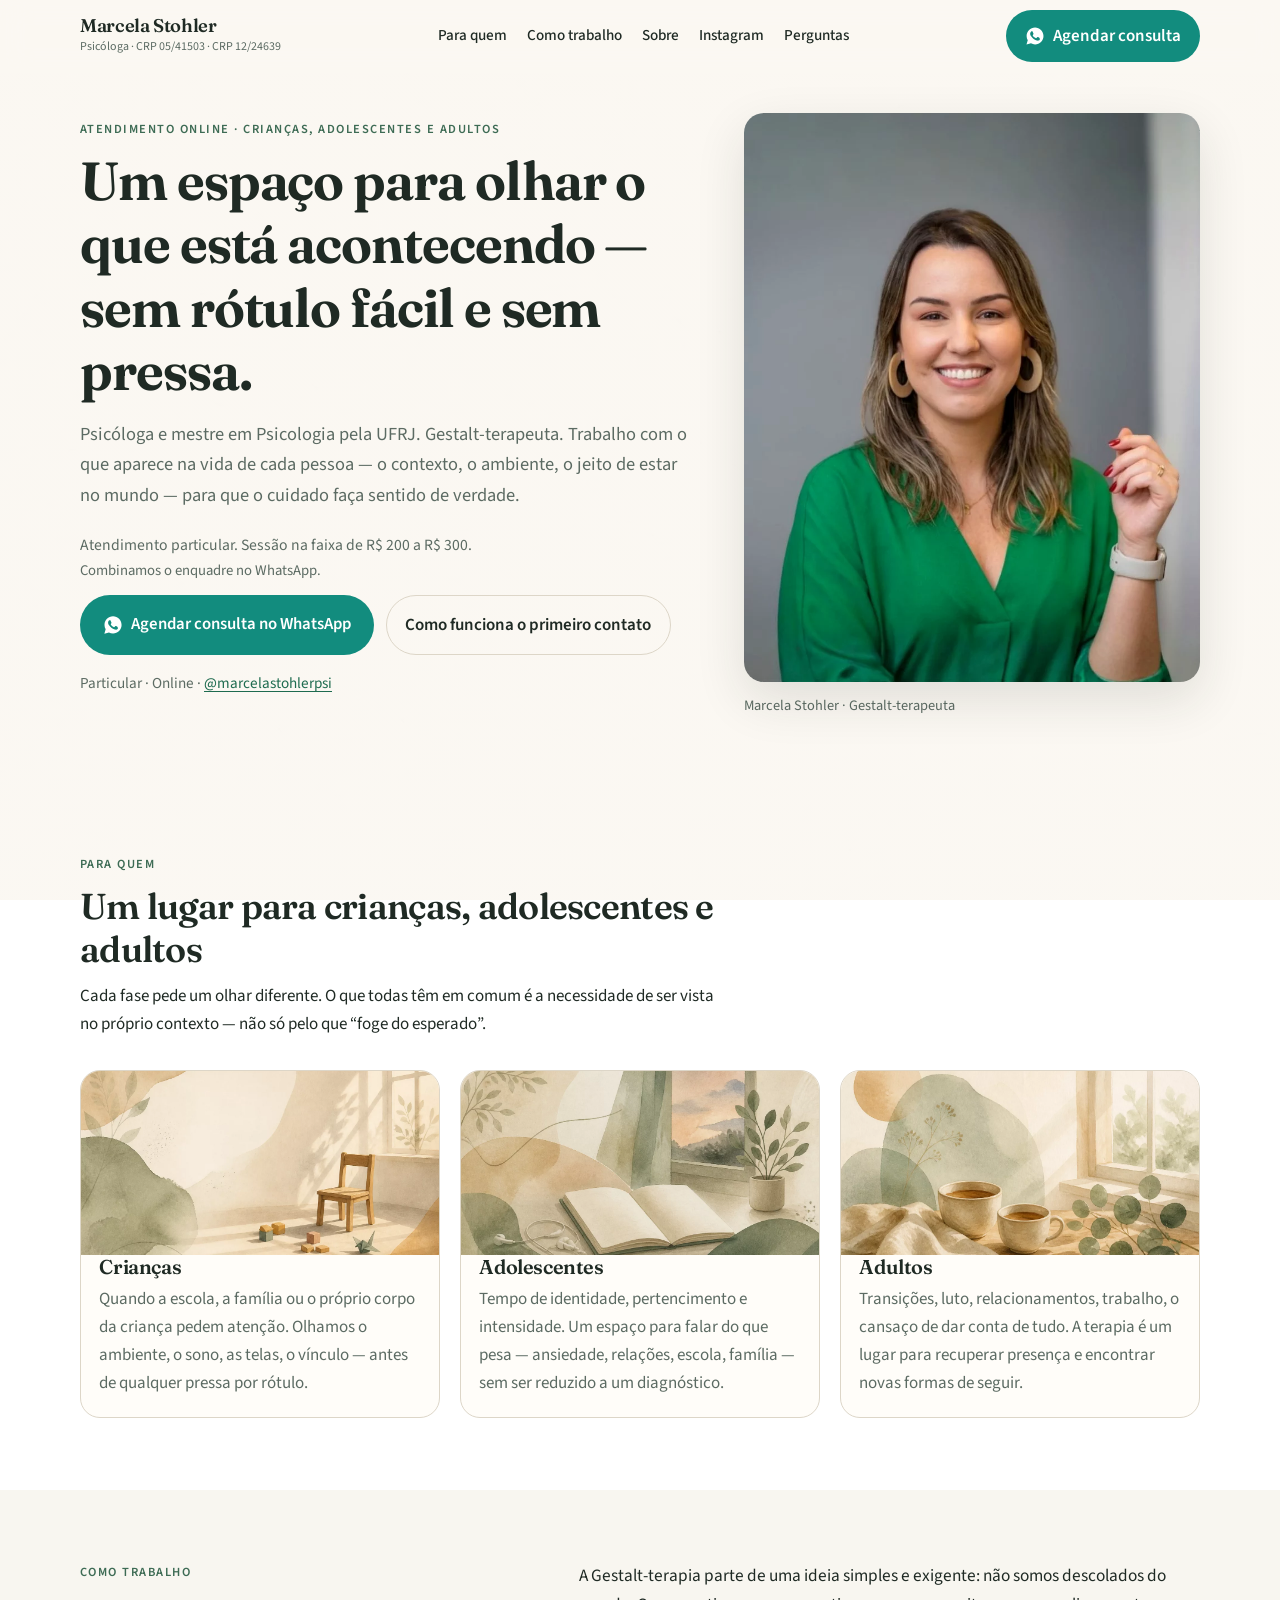
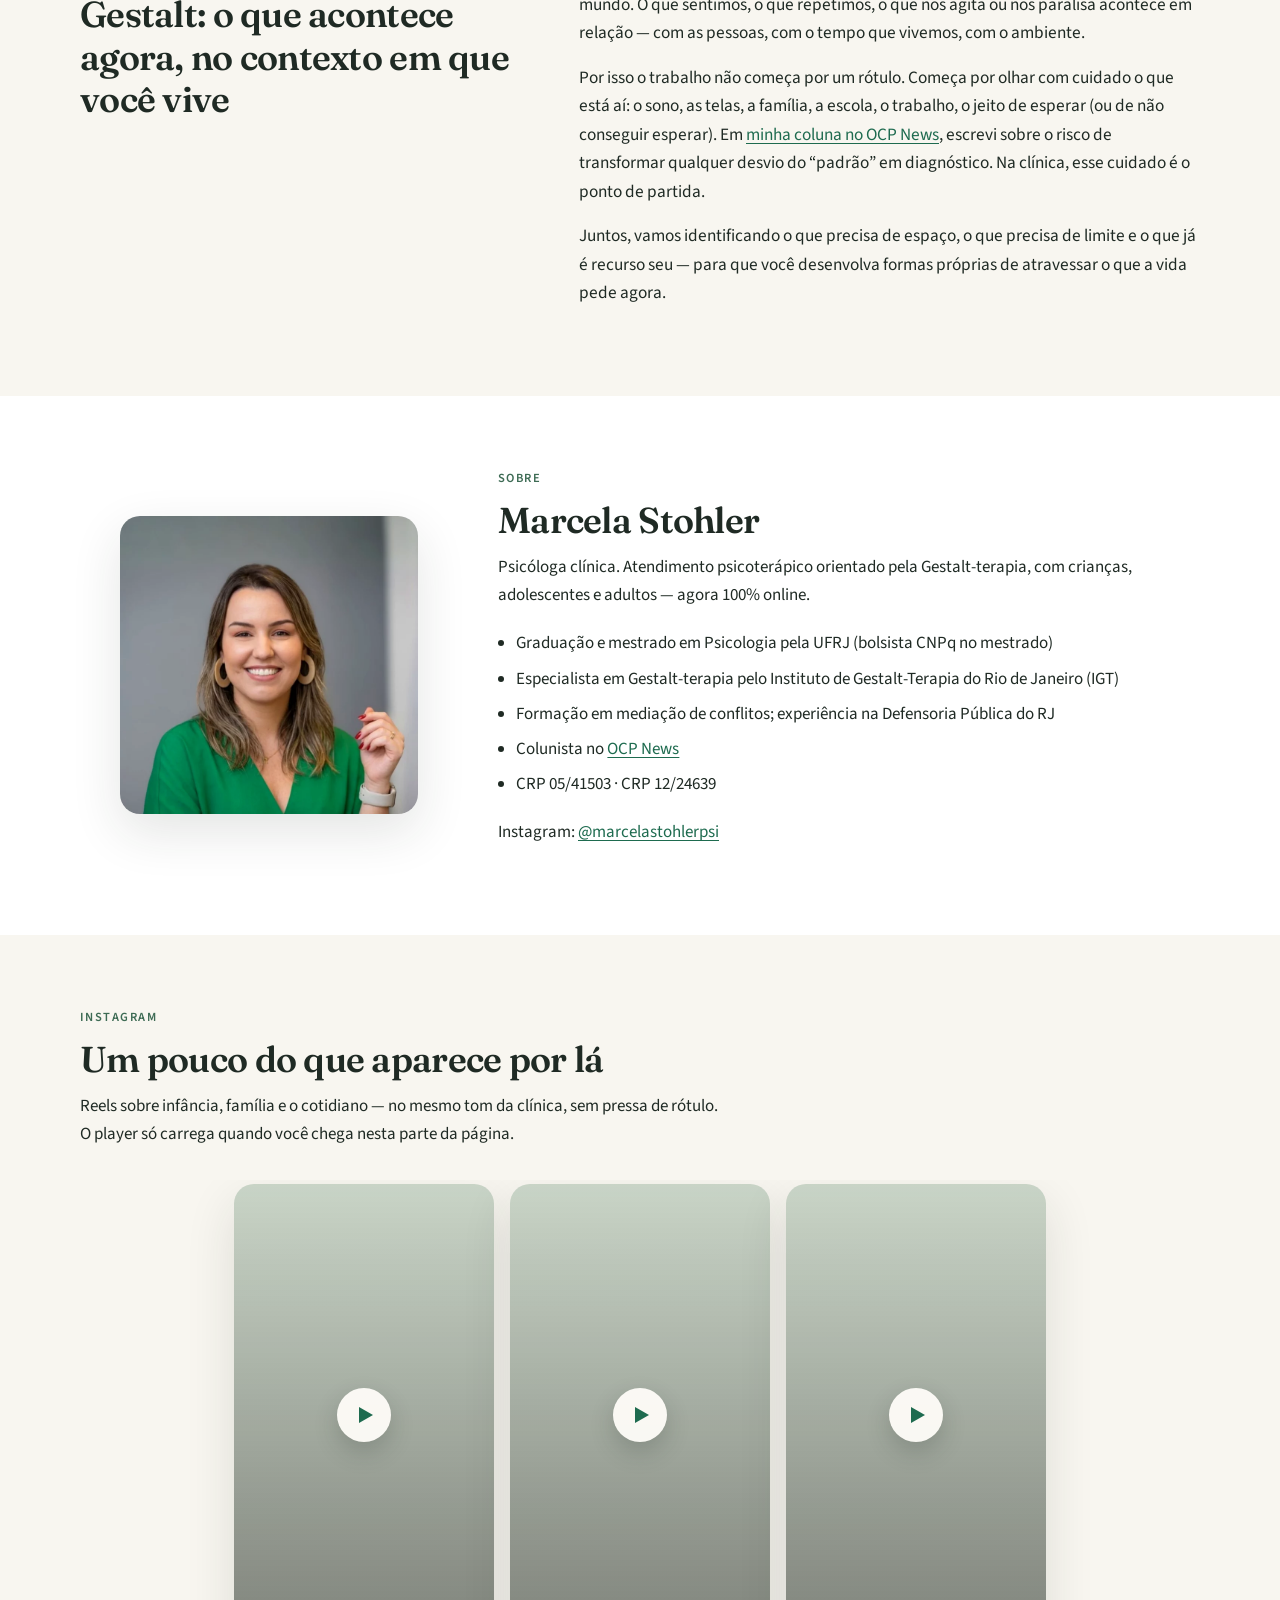
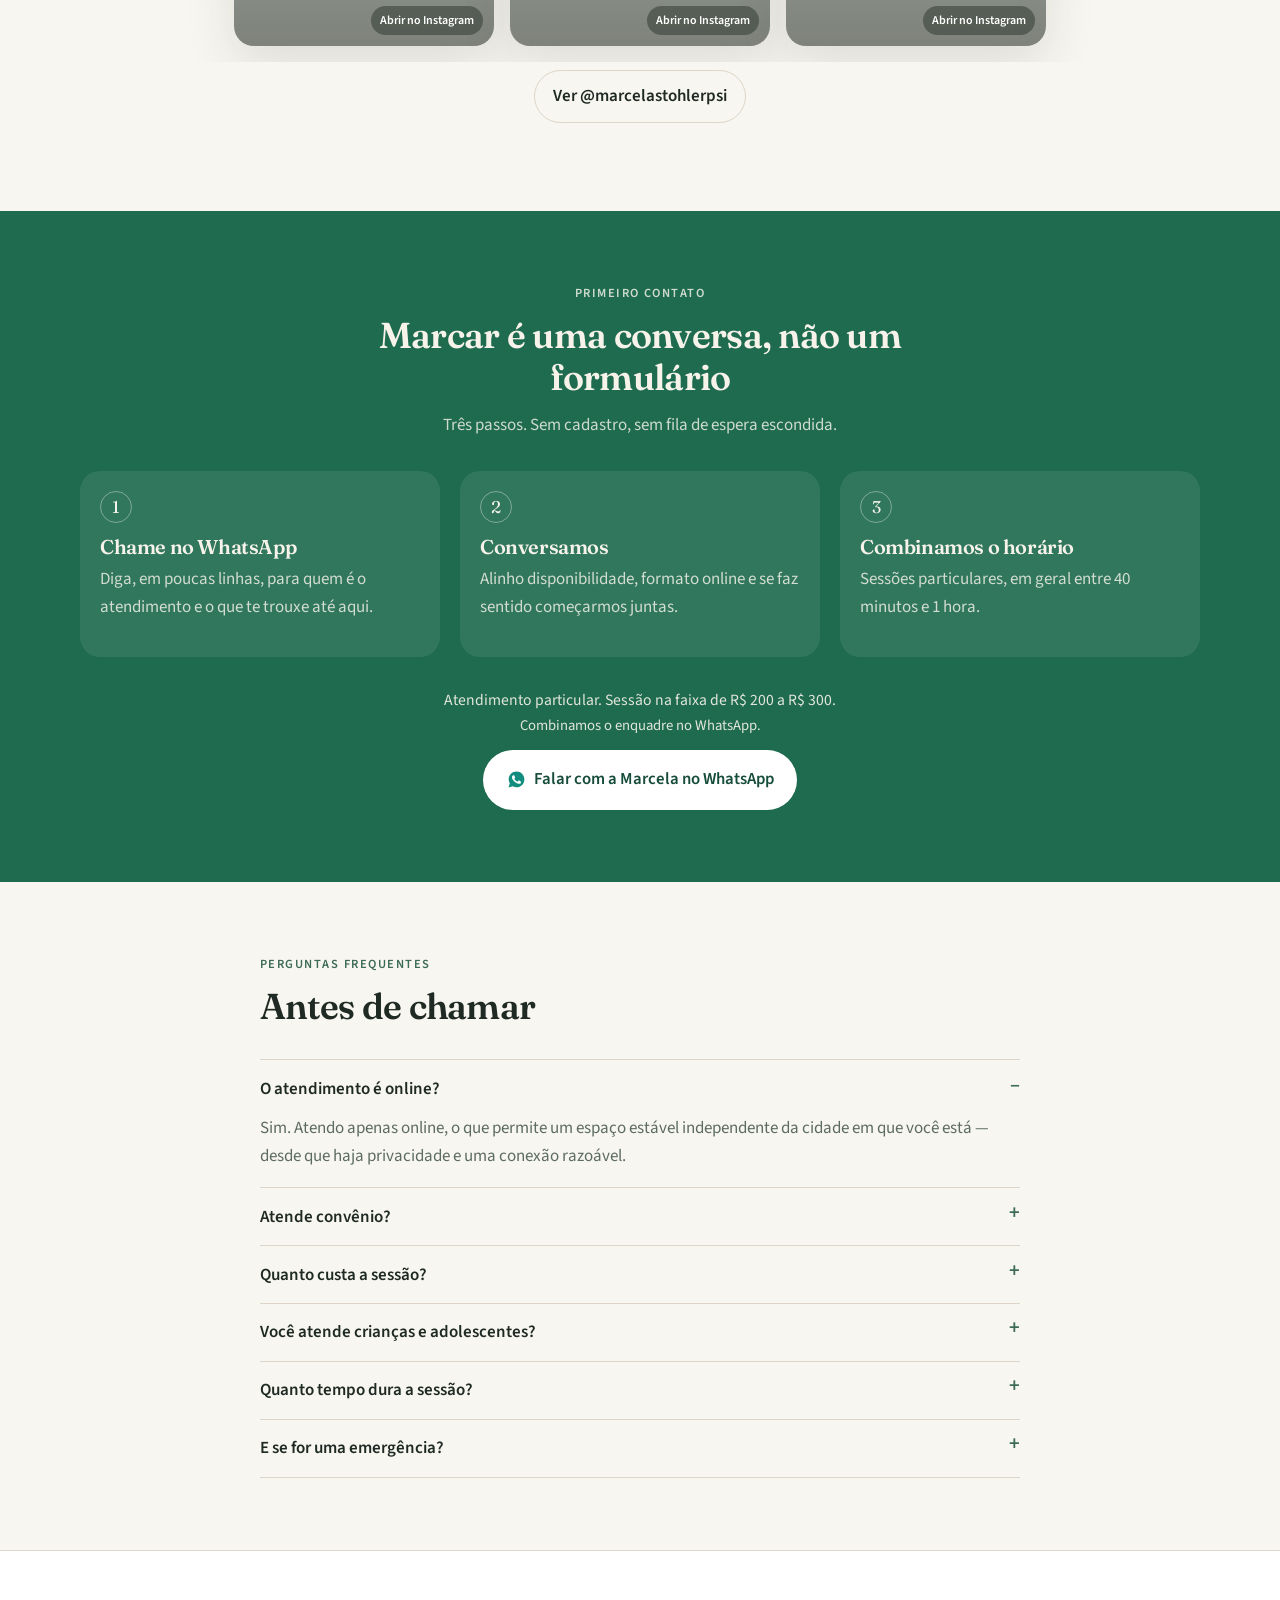
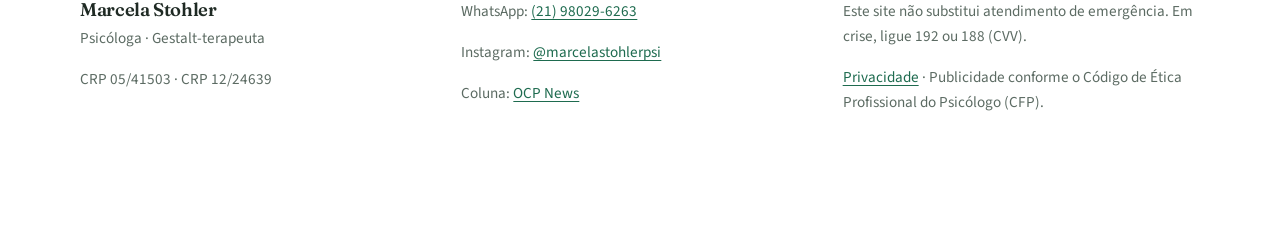
<file: index.html>
<!DOCTYPE html>
<html lang="pt-BR">
  <head>
    <meta charset="utf-8" />
    <meta name="viewport" content="width=device-width, initial-scale=1" />
    <script async src="https://www.googletagmanager.com/gtag/js?id=G-QYJ2FSZW7E"></script>
    <script>
      window.dataLayer = window.dataLayer || [];
      function gtag() {
        dataLayer.push(arguments);
      }
      gtag("js", new Date());
      gtag("config", "G-QYJ2FSZW7E");
      gtag("config", "G-M37DFZH34Y");
    </script>
    <title>Marcela Stohler | Psicóloga e Gestalt-terapeuta</title>
    <meta
      name="description"
      content="Psicóloga e mestre pela UFRJ. Gestalt-terapeuta. Atendimento online para crianças, adolescentes e adultos. Agende sua consulta pelo WhatsApp."
    />
    <link rel="canonical" href="https://marcela.stohler.com.br/" />
    <meta name="theme-color" content="#1e6b4f" />
    <meta name="robots" content="index, follow" />

    <meta property="og:type" content="website" />
    <meta property="og:locale" content="pt_BR" />
    <meta property="og:url" content="https://marcela.stohler.com.br/" />
    <meta property="og:title" content="Marcela Stohler | Psicóloga e Gestalt-terapeuta" />
    <meta
      property="og:description"
      content="Atendimento online para crianças, adolescentes e adultos. Um espaço para olhar o que está acontecendo — sem rótulo fácil e sem pressa."
    />
    <meta property="og:image" content="https://marcela.stohler.com.br/images/og.jpg" />
    <meta property="og:image:width" content="1200" />
    <meta property="og:image:height" content="630" />

    <meta name="twitter:card" content="summary_large_image" />
    <meta name="twitter:title" content="Marcela Stohler | Psicóloga e Gestalt-terapeuta" />
    <meta
      name="twitter:description"
      content="Atendimento online para crianças, adolescentes e adultos. Agende pelo WhatsApp."
    />
    <meta name="twitter:image" content="https://marcela.stohler.com.br/images/og.jpg" />

    <link rel="icon" href="/favicon.ico" sizes="32x32" />
    <link rel="icon" type="image/png" href="/images/favicon-32.png" sizes="32x32" />
    <link rel="apple-touch-icon" href="/apple-touch-icon.png" />

    <link rel="preload" as="image" href="/images/marcela.webp" type="image/webp" />
    <link rel="preconnect" href="https://fonts.googleapis.com" />
    <link rel="preconnect" href="https://fonts.gstatic.com" crossorigin />
    <link
      href="https://fonts.googleapis.com/css2?family=Fraunces:opsz,wght@9..144,500;9..144,600;9..144,650&family=Source+Sans+3:ital,wght@0,400;0,500;0,600;1,400&display=swap"
      rel="stylesheet"
    />
    <link rel="stylesheet" href="/styles.css" />

    <script type="application/ld+json">
      {
        "@context": "https://schema.org",
        "@type": "Person",
        "name": "Marcela Stohler",
        "jobTitle": "Psicóloga",
        "description": "Psicóloga e mestre em Psicologia pela UFRJ. Especialista em Gestalt-terapia. Atendimento online para crianças, adolescentes e adultos.",
        "url": "https://marcela.stohler.com.br/",
        "image": "https://marcela.stohler.com.br/images/marcela.jpg",
        "sameAs": [
          "https://www.instagram.com/marcelastohlerpsi/",
          "https://ocp.news/autor/marcela-stohler-2"
        ],
        "hasCredential": ["CRP 05/41503", "CRP 12/24639"],
        "knowsAbout": ["Gestalt-terapia", "Psicologia clínica", "Psicoterapia infantil"],
        "telephone": "+5521980296263"
      }
    </script>
  </head>
  <body>
    <a class="skip-link" href="#conteudo">Ir para o conteúdo</a>

    <header class="site-header" id="topo">
      <div class="container header-inner">
        <a class="brand" href="/">
          <span class="brand-name">Marcela Stohler</span>
          <span class="brand-meta">Psicóloga · CRP 05/41503 · CRP 12/24639</span>
        </a>
        <nav class="nav" aria-label="Principal">
          <a href="#para-quem">Para quem</a>
          <a href="#como-trabalho">Como trabalho</a>
          <a href="#sobre">Sobre</a>
          <a href="#instagram">Instagram</a>
          <a href="#faq">Perguntas</a>
        </nav>
        <a class="btn btn-whatsapp header-cta js-whatsapp" data-cta="header" href="https://wa.me/5521980296263?text=Ol%C3%A1%20Marcela%2C%20vim%20pelo%20site%20e%20gostaria%20de%20agendar%20uma%20consulta." target="_blank" rel="noopener noreferrer">
          <span class="icon-wa" aria-hidden="true"></span>
          Agendar consulta
        </a>
      </div>
    </header>

    <main id="conteudo">
      <section class="hero">
        <div class="container hero-grid">
          <div class="hero-copy">
            <p class="kicker">Atendimento online · Crianças, adolescentes e adultos</p>
            <h1>Um espaço para olhar o que está acontecendo — sem rótulo fácil e sem pressa.</h1>
            <p class="lede">
              Psicóloga e mestre em Psicologia pela UFRJ. Gestalt-terapeuta. Trabalho com o que
              aparece na vida de cada pessoa — o contexto, o ambiente, o jeito de estar no mundo —
              para que o cuidado faça sentido de verdade.
            </p>
            <div class="cta-block">
              <p class="price-note">
                Atendimento particular. Sessão na faixa de R$&nbsp;200 a R$&nbsp;300.
                <span class="price-note-sub">Combinamos o enquadre no WhatsApp.</span>
              </p>
              <div class="hero-actions">
                <a class="btn btn-whatsapp btn-lg js-whatsapp" data-cta="hero" href="https://wa.me/5521980296263?text=Ol%C3%A1%20Marcela%2C%20vim%20pelo%20site%20e%20gostaria%20de%20agendar%20uma%20consulta." target="_blank" rel="noopener noreferrer">
                  <span class="icon-wa" aria-hidden="true"></span>
                  Agendar consulta no WhatsApp
                </a>
                <a class="btn btn-ghost" href="#como-funciona">Como funciona o primeiro contato</a>
              </div>
            </div>
            <p class="trust-line">
              Particular · Online ·
              <a href="https://www.instagram.com/marcelastohlerpsi/" rel="noopener noreferrer" target="_blank"
                >@marcelastohlerpsi</a
              >
            </p>
          </div>
          <figure class="hero-photo">
            <div class="photo-frame">
              <picture>
                <source srcset="/images/marcela.webp" type="image/webp" />
                <img
                  src="/images/marcela.jpg"
                  alt="Marcela Stohler, psicóloga, sorrindo em retrato profissional"
                  width="819"
                  height="1024"
                  fetchpriority="high"
                />
              </picture>
            </div>
            <figcaption>Marcela Stohler · Gestalt-terapeuta</figcaption>
          </figure>
        </div>
      </section>

      <section class="section" id="para-quem">
        <div class="container">
          <header class="section-head">
            <p class="kicker">Para quem</p>
            <h2>Um lugar para crianças, adolescentes e adultos</h2>
            <p>
              Cada fase pede um olhar diferente. O que todas têm em comum é a necessidade de ser
              vista no próprio contexto — não só pelo que “foge do esperado”.
            </p>
          </header>
          <div class="cards">
            <article class="card">
              <picture>
                <source srcset="/images/audience-child.webp" type="image/webp" />
                <img src="/images/audience-child.jpg" alt="" width="1200" height="800" loading="lazy" />
              </picture>
              <h3>Crianças</h3>
              <p>
                Quando a escola, a família ou o próprio corpo da criança pedem atenção. Olhamos o
                ambiente, o sono, as telas, o vínculo — antes de qualquer pressa por rótulo.
              </p>
            </article>
            <article class="card">
              <picture>
                <source srcset="/images/audience-teen.webp" type="image/webp" />
                <img src="/images/audience-teen.jpg" alt="" width="1200" height="800" loading="lazy" />
              </picture>
              <h3>Adolescentes</h3>
              <p>
                Tempo de identidade, pertencimento e intensidade. Um espaço para falar do que
                pesa — ansiedade, relações, escola, família — sem ser reduzido a um diagnóstico.
              </p>
            </article>
            <article class="card">
              <picture>
                <source srcset="/images/audience-adult.webp" type="image/webp" />
                <img src="/images/audience-adult.jpg" alt="" width="1200" height="800" loading="lazy" />
              </picture>
              <h3>Adultos</h3>
              <p>
                Transições, luto, relacionamentos, trabalho, o cansaço de dar conta de tudo. A
                terapia é um lugar para recuperar presença e encontrar novas formas de seguir.
              </p>
            </article>
          </div>
        </div>
      </section>

      <section class="section section-alt" id="como-trabalho">
        <div class="container split">
          <header class="section-head">
            <p class="kicker">Como trabalho</p>
            <h2>Gestalt: o que acontece agora, no contexto em que você vive</h2>
          </header>
          <div class="prose">
            <p>
              A Gestalt-terapia parte de uma ideia simples e exigente: não somos descolados do
              mundo. O que sentimos, o que repetimos, o que nos agita ou nos paralisa acontece
              em relação — com as pessoas, com o tempo que vivemos, com o ambiente.
            </p>
            <p>
              Por isso o trabalho não começa por um rótulo. Começa por olhar com cuidado o que
              está aí: o sono, as telas, a família, a escola, o trabalho, o jeito de esperar (ou
              de não conseguir esperar). Em
              <a href="https://ocp.news/colunistas/toda-crianca-agitada-tem-tdah" rel="noopener noreferrer" target="_blank"
                >minha coluna no OCP News</a
              >, escrevi sobre o risco de transformar qualquer desvio do “padrão” em diagnóstico.
              Na clínica, esse cuidado é o ponto de partida.
            </p>
            <p>
              Juntos, vamos identificando o que precisa de espaço, o que precisa de limite e o
              que já é recurso seu — para que você desenvolva formas próprias de atravessar o
              que a vida pede agora.
            </p>
          </div>
        </div>
      </section>

      <section class="section" id="sobre">
        <div class="container about-grid">
          <figure class="about-photo">
            <picture>
              <source srcset="/images/marcela-square.webp" type="image/webp" />
              <img
                src="/images/marcela-square.jpg"
                alt="Retrato de Marcela Stohler"
                width="800"
                height="800"
                loading="lazy"
              />
            </picture>
          </figure>
          <div>
            <p class="kicker">Sobre</p>
            <h2>Marcela Stohler</h2>
            <p>
              Psicóloga clínica. Atendimento psicoterápico orientado pela Gestalt-terapia, com
              crianças, adolescentes e adultos — agora 100% online.
            </p>
            <ul class="creds">
              <li>Graduação e mestrado em Psicologia pela UFRJ (bolsista CNPq no mestrado)</li>
              <li>Especialista em Gestalt-terapia pelo Instituto de Gestalt-Terapia do Rio de Janeiro (IGT)</li>
              <li>Formação em mediação de conflitos; experiência na Defensoria Pública do RJ</li>
              <li>Colunista no <a href="https://ocp.news/autor/marcela-stohler-2" rel="noopener noreferrer" target="_blank">OCP News</a></li>
              <li>CRP 05/41503 · CRP 12/24639</li>
            </ul>
            <p>
              Instagram:
              <a href="https://www.instagram.com/marcelastohlerpsi/" rel="noopener noreferrer" target="_blank"
                >@marcelastohlerpsi</a
              >
            </p>
          </div>
        </div>
      </section>

      <section class="section section-alt" id="instagram">
        <div class="container">
          <header class="section-head">
            <p class="kicker">Instagram</p>
            <h2>Um pouco do que aparece por lá</h2>
            <p>
              Reels sobre infância, família e o cotidiano — no mesmo tom da clínica, sem pressa
              de rótulo. O player só carrega quando você chega nesta parte da página.
            </p>
          </header>
          <div class="reels" id="reels"></div>
          <p class="center reels-more">
            <a
              class="btn btn-ghost"
              href="https://www.instagram.com/marcelastohlerpsi/"
              rel="noopener noreferrer"
              target="_blank"
              >Ver @marcelastohlerpsi</a
            >
          </p>
        </div>
      </section>

      <section class="section section-cta" id="como-funciona">
        <div class="container">
          <header class="section-head center">
            <p class="kicker">Primeiro contato</p>
            <h2>Marcar é uma conversa, não um formulário</h2>
            <p>Três passos. Sem cadastro, sem fila de espera escondida.</p>
          </header>
          <ol class="steps">
            <li>
              <span class="step-n">1</span>
              <h3>Chame no WhatsApp</h3>
              <p>Diga, em poucas linhas, para quem é o atendimento e o que te trouxe até aqui.</p>
            </li>
            <li>
              <span class="step-n">2</span>
              <h3>Conversamos</h3>
              <p>Alinho disponibilidade, formato online e se faz sentido começarmos juntas.</p>
            </li>
            <li>
              <span class="step-n">3</span>
              <h3>Combinamos o horário</h3>
              <p>Sessões particulares, em geral entre 40 minutos e 1 hora.</p>
            </li>
          </ol>
          <div class="cta-block cta-block-center">
            <p class="price-note">
              Atendimento particular. Sessão na faixa de R$&nbsp;200 a R$&nbsp;300.
              <span class="price-note-sub">Combinamos o enquadre no WhatsApp.</span>
            </p>
            <p class="center cta-actions">
              <a class="btn btn-whatsapp btn-lg js-whatsapp" data-cta="steps" href="https://wa.me/5521980296263?text=Ol%C3%A1%20Marcela%2C%20vim%20pelo%20site%20e%20gostaria%20de%20agendar%20uma%20consulta." target="_blank" rel="noopener noreferrer">
                <span class="icon-wa" aria-hidden="true"></span>
                Falar com a Marcela no WhatsApp
              </a>
            </p>
          </div>
        </div>
      </section>

      <section class="section section-alt" id="faq">
        <div class="container narrow">
          <header class="section-head">
            <p class="kicker">Perguntas frequentes</p>
            <h2>Antes de chamar</h2>
          </header>
          <div class="faq">
            <details open>
              <summary>O atendimento é online?</summary>
              <p>
                Sim. Atendo apenas online, o que permite um espaço estável independente da cidade
                em que você está — desde que haja privacidade e uma conexão razoável.
              </p>
            </details>
            <details>
              <summary>Atende convênio?</summary>
              <p>
                Não. O atendimento é particular. Se precisar de nota ou recibo para reembolso,
                podemos conversar no WhatsApp.
              </p>
            </details>
            <details>
              <summary>Quanto custa a sessão?</summary>
              <p>
                O atendimento é particular. A sessão fica na faixa de R$&nbsp;200 a R$&nbsp;300.
                Combinamos o enquadre no WhatsApp.
              </p>
            </details>
            <details>
              <summary>Você atende crianças e adolescentes?</summary>
              <p>
                Sim. Crianças, adolescentes e adultos. No caso de menores, o primeiro contato
                costuma ser com o responsável.
              </p>
            </details>
            <details>
              <summary>Quanto tempo dura a sessão?</summary>
              <p>Em geral, de 40 minutos a 1 hora. Combinamos o enquadre no primeiro contato.</p>
            </details>
            <details>
              <summary>E se for uma emergência?</summary>
              <p>
                Este canal não substitui atendimento de urgência. Se você ou alguém próximo
                estiver em risco, ligue para o SAMU (192) ou procure o serviço de emergência
                mais próximo. O CVV atende 24h pelo 188.
              </p>
            </details>
          </div>
        </div>
      </section>
    </main>

    <footer class="site-footer">
      <div class="container footer-grid">
        <div>
          <p class="brand-name">Marcela Stohler</p>
          <p>Psicóloga · Gestalt-terapeuta</p>
          <p>CRP 05/41503 · CRP 12/24639</p>
        </div>
        <div>
          <p>
            WhatsApp:
            <a class="js-whatsapp" data-cta="footer" href="https://wa.me/5521980296263?text=Ol%C3%A1%20Marcela%2C%20vim%20pelo%20site%20e%20gostaria%20de%20agendar%20uma%20consulta." target="_blank" rel="noopener noreferrer">(21) 98029-6263</a>
          </p>
          <p>
            Instagram:
            <a href="https://www.instagram.com/marcelastohlerpsi/" rel="noopener noreferrer" target="_blank"
              >@marcelastohlerpsi</a
            >
          </p>
          <p>
            Coluna:
            <a href="https://ocp.news/autor/marcela-stohler-2" rel="noopener noreferrer" target="_blank">OCP News</a>
          </p>
        </div>
        <div>
          <p>
            Este site não substitui atendimento de emergência. Em crise, ligue 192 ou 188 (CVV).
          </p>
          <p>
            <a href="/privacidade.html">Privacidade</a>
            · Publicidade conforme o Código de Ética Profissional do Psicólogo (CFP).
          </p>
        </div>
      </div>
    </footer>

    <div class="fab-wrap">
      <p class="price-note price-note-fab">
        Particular · R$&nbsp;200–300
      </p>
      <a class="fab js-whatsapp" data-cta="fab" href="https://wa.me/5521980296263?text=Ol%C3%A1%20Marcela%2C%20vim%20pelo%20site%20e%20gostaria%20de%20agendar%20uma%20consulta." target="_blank" rel="noopener noreferrer" aria-label="Agendar consulta no WhatsApp">
        <span class="icon-wa" aria-hidden="true"></span>
        <span class="fab-label">WhatsApp</span>
      </a>
    </div>

    <script src="/site.config.js"></script>
    <script src="/main.js"></script>
  </body>
</html>
</file>
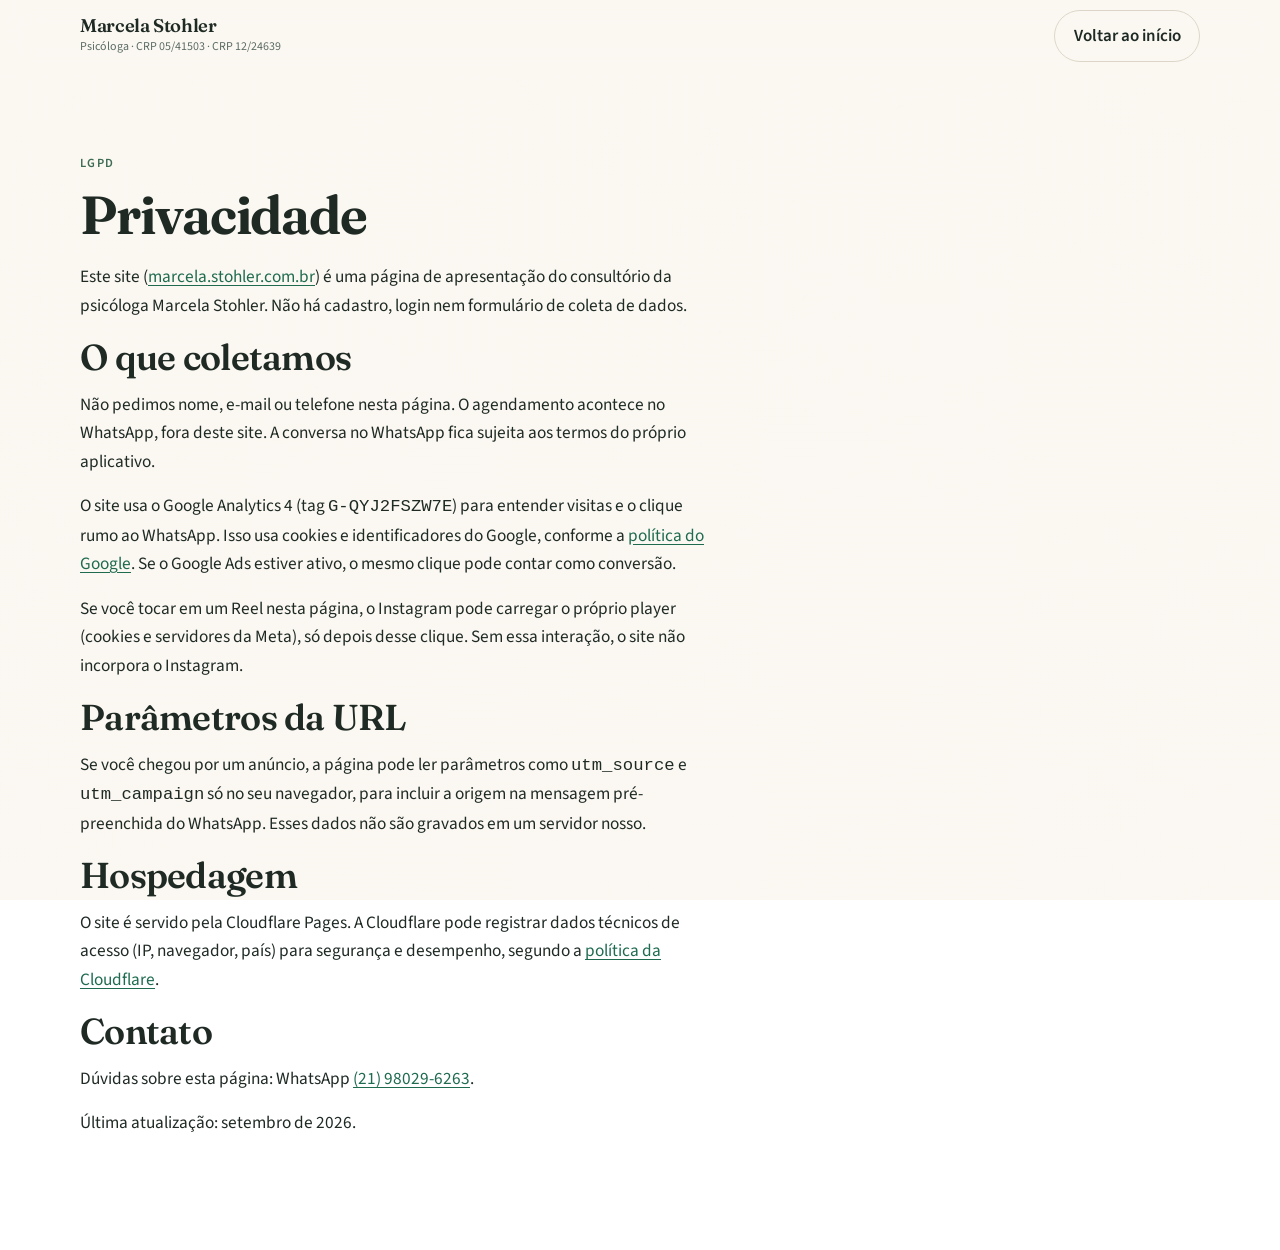
<file: privacidade.html>
<!DOCTYPE html>
<html lang="pt-BR">
  <head>
    <meta charset="utf-8" />
    <meta name="viewport" content="width=device-width, initial-scale=1" />
    <script async src="https://www.googletagmanager.com/gtag/js?id=G-QYJ2FSZW7E"></script>
    <script>
      window.dataLayer = window.dataLayer || [];
      function gtag() {
        dataLayer.push(arguments);
      }
      gtag("js", new Date());
      gtag("config", "G-QYJ2FSZW7E");
      gtag("config", "G-M37DFZH34Y");
    </script>
    <title>Privacidade | Marcela Stohler</title>
    <meta
      name="description"
      content="Como o site marcela.stohler.com.br trata dados pessoais, cookies e o clique para o WhatsApp."
    />
    <link rel="canonical" href="https://marcela.stohler.com.br/privacidade.html" />
    <meta name="theme-color" content="#1e6b4f" />
    <meta name="robots" content="index, follow" />
    <link rel="icon" href="/favicon.ico" sizes="32x32" />
    <link rel="apple-touch-icon" href="/apple-touch-icon.png" />
    <link rel="preconnect" href="https://fonts.googleapis.com" />
    <link rel="preconnect" href="https://fonts.gstatic.com" crossorigin />
    <link
      href="https://fonts.googleapis.com/css2?family=Fraunces:opsz,wght@9..144,600&family=Source+Sans+3:wght@400;600&display=swap"
      rel="stylesheet"
    />
    <link rel="stylesheet" href="/styles.css" />
  </head>
  <body>
    <header class="site-header">
      <div class="container header-inner">
        <a class="brand" href="/">
          <span class="brand-name">Marcela Stohler</span>
          <span class="brand-meta">Psicóloga · CRP 05/41503 · CRP 12/24639</span>
        </a>
        <a class="btn btn-ghost" href="/">Voltar ao início</a>
      </div>
    </header>

    <main class="page-simple">
      <div class="container">
        <p class="kicker">LGPD</p>
        <h1>Privacidade</h1>
        <div class="prose">
          <p>
            Este site (<a href="https://marcela.stohler.com.br/">marcela.stohler.com.br</a>) é uma
            página de apresentação do consultório da psicóloga Marcela Stohler. Não há cadastro,
            login nem formulário de coleta de dados.
          </p>
          <h2>O que coletamos</h2>
          <p>
            Não pedimos nome, e-mail ou telefone nesta página. O agendamento acontece no
            WhatsApp, fora deste site. A conversa no WhatsApp fica sujeita aos termos do próprio
            aplicativo.
          </p>
          <p>
            O site usa o Google Analytics 4 (tag <code>G-QYJ2FSZW7E</code>) para entender visitas
            e o clique rumo ao WhatsApp. Isso usa cookies e identificadores do Google, conforme a
            <a href="https://policies.google.com/privacy" rel="noopener noreferrer" target="_blank"
              >política do Google</a
            >. Se o Google Ads estiver ativo, o mesmo clique pode contar como conversão.
          </p>
          <p>
            Se você tocar em um Reel nesta página, o Instagram pode carregar o próprio player
            (cookies e servidores da Meta), só depois desse clique. Sem essa interação, o site
            não incorpora o Instagram.
          </p>
          <h2>Parâmetros da URL</h2>
          <p>
            Se você chegou por um anúncio, a página pode ler parâmetros como
            <code>utm_source</code> e <code>utm_campaign</code> só no seu navegador, para incluir
            a origem na mensagem pré-preenchida do WhatsApp. Esses dados não são gravados em um
            servidor nosso.
          </p>
          <h2>Hospedagem</h2>
          <p>
            O site é servido pela Cloudflare Pages. A Cloudflare pode registrar dados técnicos de
            acesso (IP, navegador, país) para segurança e desempenho, segundo a
            <a href="https://www.cloudflare.com/privacypolicy/" rel="noopener noreferrer" target="_blank"
              >política da Cloudflare</a
            >.
          </p>
          <h2>Contato</h2>
          <p>
            Dúvidas sobre esta página: WhatsApp
            <a class="js-whatsapp" data-cta="privacy" href="https://wa.me/5521980296263?text=Ol%C3%A1%20Marcela%2C%20vim%20pelo%20site%20e%20gostaria%20de%20agendar%20uma%20consulta." target="_blank" rel="noopener noreferrer">(21) 98029-6263</a>.
          </p>
          <p>Última atualização: setembro de 2026.</p>
        </div>
      </div>
    </main>

    <script src="/site.config.js"></script>
    <script src="/main.js"></script>
  </body>
</html>
</file>
<file: styles.css>
:root {
  --cream: #fbf8f3;
  --sand: #f3eee4;
  --paper: #fffdf9;
  --ink: #1f2a24;
  --muted: #5c6b63;
  --line: #ddd6c8;
  --sage: #3d6b54;
  --emerald: #1e6b4f;
  --emerald-deep: #164c39;
  --whatsapp: #128c7e;
  --whatsapp-hover: #0e7368;
  --shadow: 0 18px 50px rgba(31, 42, 36, 0.12);
  --radius: 1.25rem;
  --header: 4.5rem;
  --font-serif: "Fraunces", "Times New Roman", serif;
  --font-sans: "Source Sans 3", "Segoe UI", sans-serif;
}

*,
*::before,
*::after {
  box-sizing: border-box;
}

html {
  scroll-behavior: smooth;
}

body {
  margin: 0;
  color: var(--ink);
  font-family: var(--font-sans);
  font-size: 1.0625rem;
  line-height: 1.65;
  background:
    linear-gradient(180deg, rgba(251, 248, 243, 0.92), rgba(251, 248, 243, 0.96)),
    url("/images/texture-paper.webp");
  background-attachment: fixed;
  background-size: cover;
}

img {
  max-width: 100%;
  height: auto;
  display: block;
}

a {
  color: var(--emerald);
  text-underline-offset: 0.18em;
}

a:hover {
  color: var(--emerald-deep);
}

h1,
h2,
h3,
.brand-name {
  font-family: var(--font-serif);
  font-optical-sizing: auto;
  font-weight: 600;
  letter-spacing: -0.02em;
  line-height: 1.18;
}

h1 {
  font-size: clamp(2rem, 4.6vw, 3.35rem);
  font-weight: 650;
  margin: 0 0 1rem;
}

h2 {
  font-size: clamp(1.65rem, 3vw, 2.25rem);
  margin: 0 0 0.75rem;
}

h3 {
  font-size: 1.25rem;
  margin: 0 0 0.4rem;
}

p {
  margin: 0 0 1rem;
}

.skip-link {
  position: absolute;
  left: 1rem;
  top: -4rem;
  background: var(--ink);
  color: #fff;
  padding: 0.5rem 0.8rem;
  z-index: 20;
}

.skip-link:focus {
  top: 1rem;
}

.container {
  width: min(1120px, calc(100% - 2rem));
  margin-inline: auto;
}

.narrow {
  width: min(760px, calc(100% - 2rem));
}

.site-header {
  position: sticky;
  top: 0;
  z-index: 10;
  background: rgba(251, 248, 243, 0.86);
  backdrop-filter: blur(14px);
  border-bottom: 1px solid transparent;
}

.site-header.is-scrolled {
  border-bottom-color: var(--line);
}

.header-inner {
  display: flex;
  align-items: center;
  justify-content: space-between;
  gap: 1rem;
  min-height: var(--header);
}

.brand {
  text-decoration: none;
  color: inherit;
  display: flex;
  flex-direction: column;
}

.brand-name {
  font-size: 1.15rem;
}

.brand-meta {
  font-size: 0.75rem;
  color: var(--muted);
}

.nav {
  display: flex;
  gap: 1.25rem;
}

.nav a {
  color: var(--ink);
  text-decoration: none;
  font-weight: 500;
  font-size: 0.95rem;
}

.nav a:hover {
  color: var(--emerald);
}

.btn {
  display: inline-flex;
  align-items: center;
  justify-content: center;
  gap: 0.5rem;
  border-radius: 999px;
  padding: 0.7rem 1.15rem;
  font-weight: 600;
  text-decoration: none;
  border: 1px solid transparent;
  transition: transform 0.15s ease, background 0.15s ease, color 0.15s ease;
}

.btn:hover {
  transform: translateY(-1px);
}

.btn-lg {
  padding: 0.95rem 1.4rem;
  font-size: 1.05rem;
}

.btn-whatsapp,
.btn-whatsapp:hover {
  background: var(--whatsapp);
  color: #fff;
}

.btn-whatsapp:hover {
  background: var(--whatsapp-hover);
}

.btn-ghost {
  background: transparent;
  border-color: var(--line);
  color: var(--ink);
}

.btn-ghost:hover {
  color: var(--emerald-deep);
  border-color: var(--sage);
}

.icon-wa {
  width: 1.15em;
  height: 1.15em;
  display: inline-block;
  background: currentColor;
  mask: url("data:image/svg+xml;utf8,<svg xmlns='http://www.w3.org/2000/svg' viewBox='0 0 24 24'><path fill='black' d='M12.04 2C6.58 2 2.15 6.43 2.15 11.89c0 1.76.46 3.47 1.34 4.99L2 22l5.27-1.38a9.86 9.86 0 0 0 4.77 1.21h.01c5.46 0 9.89-4.43 9.89-9.89C21.94 6.43 17.5 2 12.04 2zm5.76 14.05c-.24.68-1.4 1.25-1.93 1.33-.49.07-1.12.1-1.81-.11-.42-.13-.95-.31-1.64-.6-2.89-1.25-4.77-4.16-4.92-4.35-.14-.19-1.18-1.57-1.18-3 0-1.42.75-2.12 1.01-2.41.26-.29.57-.36.76-.36h.54c.17 0 .41-.07.64.49.24.58.82 2 .89 2.15.07.15.12.32.02.52-.1.19-.14.32-.28.49-.14.17-.29.38-.42.51-.14.14-.28.29-.12.56.16.27.7 1.16 1.51 1.88 1.04.93 1.91 1.22 2.18 1.36.27.14.43.12.59-.07.16-.19.68-.79.86-1.06.18-.27.36-.22.61-.13.25.08 1.6.75 1.87.89.27.14.45.21.52.33.07.12.07.7-.17 1.38z'/></svg>")
    center / contain no-repeat;
}

.hero {
  padding: 2.5rem 0 4rem;
}

.hero-grid {
  display: grid;
  grid-template-columns: 1.15fr 0.85fr;
  gap: 3rem;
  align-items: center;
}

.kicker {
  text-transform: uppercase;
  letter-spacing: 0.12em;
  font-size: 0.78rem;
  font-weight: 600;
  color: var(--sage);
  margin-bottom: 0.65rem;
}

.lede {
  font-size: 1.15rem;
  color: var(--muted);
  max-width: 38rem;
}

.cta-block {
  margin: 1.5rem 0 1rem;
}

.cta-block-center {
  display: flex;
  flex-direction: column;
  align-items: center;
  margin: 0;
}

.cta-actions {
  margin: 0;
}

.price-note {
  margin: 0 0 0.85rem;
  max-width: 28rem;
  color: var(--muted);
  font-size: 0.98rem;
  line-height: 1.45;
}

.price-note-sub {
  display: block;
  margin-top: 0.2rem;
  font-size: 0.92rem;
  color: var(--muted);
}

.section-cta .price-note,
.section-cta .price-note-sub {
  color: rgba(247, 243, 234, 0.9);
  text-align: center;
}

.hero-actions {
  display: flex;
  flex-wrap: wrap;
  gap: 0.75rem;
  margin: 0;
}

.trust-line {
  color: var(--muted);
  font-size: 0.95rem;
}

.hero-photo {
  margin: 0;
}

.photo-frame {
  position: relative;
  border-radius: var(--radius);
  overflow: hidden;
  box-shadow: var(--shadow);
}

.photo-frame::before {
  content: "";
  position: absolute;
  inset: 1rem -0.9rem -0.9rem 1rem;
  border: 1px solid var(--sage);
  border-radius: var(--radius);
  z-index: -1;
}

.hero-photo img {
  aspect-ratio: 4 / 5;
  object-fit: cover;
  object-position: 50% 12%;
}

.hero-photo figcaption {
  margin-top: 0.75rem;
  color: var(--muted);
  font-size: 0.9rem;
}

.section {
  padding: 4.5rem 0;
}

.section-alt {
  background: rgba(243, 238, 228, 0.55);
}

.section-head {
  max-width: 40rem;
  margin-bottom: 2rem;
}

.section-head.center,
.center {
  text-align: center;
  margin-inline: auto;
}

.cards {
  display: grid;
  grid-template-columns: repeat(3, 1fr);
  gap: 1.25rem;
}

.card {
  background: var(--paper);
  border: 1px solid var(--line);
  border-radius: var(--radius);
  overflow: hidden;
  padding-bottom: 1.25rem;
}

.card img {
  width: 100%;
  height: 11.5rem;
  object-fit: cover;
}

.card h3,
.card p {
  padding-inline: 1.15rem;
}

.card p {
  color: var(--muted);
  margin-bottom: 0;
}

.split {
  display: grid;
  grid-template-columns: 0.85fr 1.15fr;
  gap: 2.5rem;
  align-items: start;
}

.prose {
  font-size: 1.08rem;
}

.about-grid {
  display: grid;
  grid-template-columns: 0.7fr 1.3fr;
  gap: 2.5rem;
  align-items: center;
}

.about-photo img {
  border-radius: var(--radius);
  box-shadow: var(--shadow);
  aspect-ratio: 1;
  object-fit: cover;
  object-position: 50% 15%;
}

.creds {
  margin: 1.25rem 0;
  padding-left: 1.15rem;
}

.creds li {
  margin-bottom: 0.45rem;
}

.section-cta {
  background: var(--emerald);
  color: #f7f3ea;
}

.section-cta .kicker,
.section-cta h2,
.section-cta p {
  color: inherit;
}

.section-cta .section-head p,
.steps p {
  color: rgba(247, 243, 234, 0.82);
}

.steps {
  list-style: none;
  display: grid;
  grid-template-columns: repeat(3, 1fr);
  gap: 1.25rem;
  padding: 0;
  margin: 0 0 2rem;
}

.steps li {
  background: rgba(255, 255, 255, 0.08);
  border-radius: var(--radius);
  padding: 1.25rem;
}

.step-n {
  display: inline-flex;
  width: 2rem;
  height: 2rem;
  align-items: center;
  justify-content: center;
  border: 1px solid rgba(247, 243, 234, 0.4);
  border-radius: 50%;
  margin-bottom: 0.75rem;
  font-family: var(--font-serif);
}

.section-cta .btn-whatsapp {
  background: #fff;
  color: var(--emerald-deep);
}

.section-cta .btn-whatsapp:hover {
  background: var(--sand);
  color: var(--emerald-deep);
}

.section-cta .icon-wa {
  background: var(--whatsapp);
}

.faq details {
  border-top: 1px solid var(--line);
  padding: 0.9rem 0;
}

.faq details:last-child {
  border-bottom: 1px solid var(--line);
}

.faq summary {
  cursor: pointer;
  font-weight: 600;
  list-style: none;
  display: flex;
  justify-content: space-between;
  gap: 1rem;
}

.faq summary::-webkit-details-marker {
  display: none;
}

.faq summary::after {
  content: "+";
  color: var(--sage);
  font-size: 1.3rem;
  line-height: 1;
}

.faq details[open] summary::after {
  content: "–";
}

.faq details p {
  margin: 0.7rem 0 0.2rem;
  color: var(--muted);
}

.site-footer {
  padding: 3rem 0 6.5rem;
  border-top: 1px solid var(--line);
  color: var(--muted);
  font-size: 0.95rem;
}

.footer-grid {
  display: grid;
  grid-template-columns: repeat(3, 1fr);
  gap: 1.5rem;
}

.site-footer .brand-name {
  color: var(--ink);
  margin-bottom: 0.35rem;
}

.fab-wrap {
  position: fixed;
  right: 1rem;
  bottom: 1rem;
  z-index: 12;
  display: none;
  flex-direction: column;
  align-items: flex-end;
  gap: 0.45rem;
  max-width: calc(100vw - 2rem);
}

.price-note-fab {
  margin: 0;
  max-width: none;
  padding: 0.45rem 0.7rem;
  background: rgba(251, 248, 243, 0.96);
  border: 1px solid var(--line);
  border-radius: 0.75rem;
  box-shadow: 0 8px 24px rgba(31, 42, 36, 0.1);
  color: var(--ink);
  font-size: 0.82rem;
  font-weight: 500;
  line-height: 1.3;
  text-align: right;
}

.fab {
  display: inline-flex;
  align-items: center;
  gap: 0.45rem;
  background: var(--whatsapp);
  color: #fff;
  text-decoration: none;
  padding: 0.85rem 1.1rem;
  border-radius: 999px;
  box-shadow: var(--shadow);
  font-weight: 600;
}

.fab:hover {
  color: #fff;
  background: var(--whatsapp-hover);
}

.page-simple {
  padding: 5rem 0 6rem;
}

.page-simple .prose {
  max-width: 40rem;
}

.reels {
  display: flex;
  justify-content: center;
  gap: 1rem;
  overflow-x: auto;
  scroll-snap-type: x mandatory;
  -webkit-overflow-scrolling: touch;
  padding: 0.25rem 0 1rem;
  margin-bottom: 0.5rem;
}

.reel {
  position: relative;
  flex: 0 0 min(260px, 74vw);
  aspect-ratio: 9 / 16;
  border-radius: var(--radius);
  overflow: hidden;
  background:
    linear-gradient(180deg, rgba(30, 107, 79, 0.2), rgba(31, 42, 36, 0.55)),
    var(--sand);
  box-shadow: var(--shadow);
  scroll-snap-align: center;
  color: #fff;
}

.reel iframe {
  position: absolute;
  left: 50%;
  top: -48px;
  width: 330px;
  height: 780px;
  border: 0;
  transform: translateX(-50%);
  background: #fafafa;
}

.reel-gate,
.reel-fallback {
  position: absolute;
  inset: 0;
  display: flex;
  flex-direction: column;
  align-items: center;
  justify-content: center;
  gap: 0.75rem;
  border: 0;
  background: transparent;
  color: inherit;
  cursor: pointer;
  text-decoration: none;
  font: inherit;
  font-weight: 600;
}

.reel-fallback {
  padding: 1.5rem;
  text-align: center;
}

.reel-fallback:hover {
  color: #fff;
}

.reel-play {
  width: 3.4rem;
  height: 3.4rem;
  border-radius: 50%;
  background: rgba(255, 253, 249, 0.94);
  box-shadow: 0 10px 24px rgba(31, 42, 36, 0.2);
  position: relative;
}

.reel-play::after {
  content: "";
  position: absolute;
  top: 50%;
  left: 54%;
  width: 0;
  height: 0;
  border-style: solid;
  border-width: 0.55rem 0 0.55rem 0.9rem;
  border-color: transparent transparent transparent var(--emerald);
  transform: translate(-50%, -50%);
}

.reel-open {
  position: absolute;
  z-index: 2;
  right: 0.7rem;
  bottom: 0.7rem;
  font-size: 0.75rem;
  font-weight: 600;
  color: #fff;
  text-decoration: none;
  background: rgba(31, 42, 36, 0.45);
  padding: 0.28rem 0.55rem;
  border-radius: 999px;
}

.reel.is-loaded .reel-open {
  background: rgba(31, 42, 36, 0.62);
}

.reels-more {
  margin-top: 0.25rem;
}

@media (max-width: 900px) {
  .nav,
  .header-cta,
  .hero-photo figcaption,
  .brand-meta {
    display: none;
  }

  .hero-grid,
  .cards,
  .split,
  .about-grid,
  .steps,
  .footer-grid {
    grid-template-columns: 1fr;
  }

  .hero {
    padding-top: 1.25rem;
  }

  .photo-frame::before {
    display: none;
  }

  .fab-wrap {
    display: flex;
  }

  .site-footer {
    padding-bottom: 7.5rem;
  }
}

@media (prefers-reduced-motion: reduce) {
  html {
    scroll-behavior: auto;
  }

  .btn {
    transition: none;
  }
}
</file>
